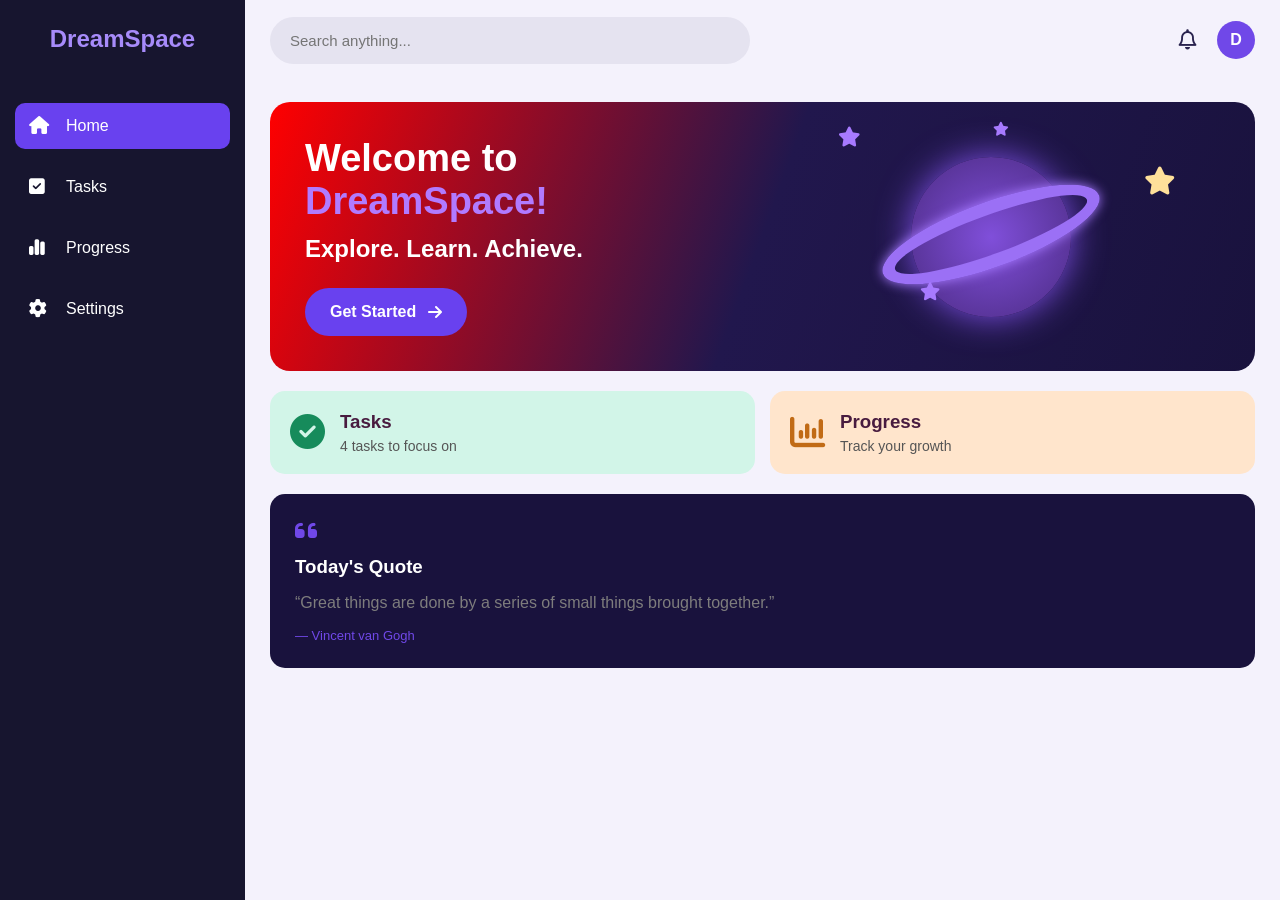
<file: index.html>
<!DOCTYPE html>
<html lang="en">

<head>
    <meta charset="UTF-8">
    <meta name="viewport" content="width=device-width, initial-scale=1.0">
    <title>DreamSpace</title>
    <link rel="stylesheet" href="https://cdnjs.cloudflare.com/ajax/libs/font-awesome/6.7.2/css/all.min.css">
    <link rel="stylesheet" href="css/project1.css">
</head>

<body>
    <div class="dashboard">

        <!-- Sidebar -->
        <aside class="sidebar">

            <h2>DreamSpace</h2>

            <nav>
                <a href="index.html" class="active">
                    <i class="fa-solid fa-house"></i>
                    <span>Home</span>
                </a>
                

                <a href="tasks.html">
                    <i class="fa-solid fa-square-check"></i>
                    <span>Tasks</span>
                </a>

                <a href="progress.html">
                    <i class="fa-solid fa-chart-simple"></i>
                    <span>Progress</span>
                </a>

                <a href="settings.html">
                    <i class="fa-solid fa-gear"></i>
                    <span>Settings</span>
                </a>
            </nav>

        </aside>

        <!-- Main Area -->
        <main class="main-content">

            <!-- Top Navigation -->
            <header class="topbar">
                <input type="search" placeholder="Search anything...">

                <div class="account">
                    <span><i class="fa-regular fa-bell notification"></i></span>
                    <span class="d">D</span>
                </div>
            </header>


            <!-- HOME CONTENT -->
            <section class="home-content">

                <!-- WELCOME BANNER -->
                <div class="welcome-banner">

                    <!-- WELCOME TEXT -->
                    <div class="welcome-text">

                        <h1>
                            Welcome to <span>DreamSpace!</span>
                        </h1>

                        <h2>Explore. Learn. Achieve.</h2>

                        <button>
                            Get Started
                            <i class="fa-solid fa-arrow-right"></i>
                        </button>

                    </div>

                    <!-- PLANET -->
                    <div class="planet-area">

                        <div class="planet">
                            <div class="planet-ring"></div>
                        </div>

                    </div>

                    <!-- STAR ICONS -->
                    <i class="fa-solid fa-star star star-one"></i>
                    <i class="fa-solid fa-star star star-two"></i>
                    <i class="fa-solid fa-star star star-three"></i>
                    <i class="fa-solid fa-star star star-four"></i>

                </div>


                <!-- SHORTCUT CARDS -->
                <div class="shortcut-cards">

                    <!-- TASKS CARD -->
                    <div class="shortcut-card tasks-card">

                        <i class="fa-solid fa-circle-check"></i>

                        <div>
                            <h3>Tasks</h3>
                            <p>Manage your work</p>
                        </div>

                    </div>


                    <!-- PROGRESS CARD -->
                    <div class="shortcut-card progress-card">

                        <i class="fa-solid fa-chart-column"></i>

                        <div>
                            <h3>Progress</h3>
                            <p>Track your growth</p>
                        </div>

                    </div>

                </div>

                <!-- TODAY'S QUOTE -->
                <div class="quote-card">

                    <i class="fa-solid fa-quote-left"></i>

                    <h3>Today's Quote</h3>

                    <p id="quote-main">
                        "Great things are done by a series
                        of small things brought together."
                    </p>

                    <span id="quote-author">— Vincent van Gogh</span>

                </div>
            </section>

        </main>

    </div>





    <script src="scripts/storage.js"></script>
    <script src="scripts/project1.js"></script>
</body>

</html>
</file>
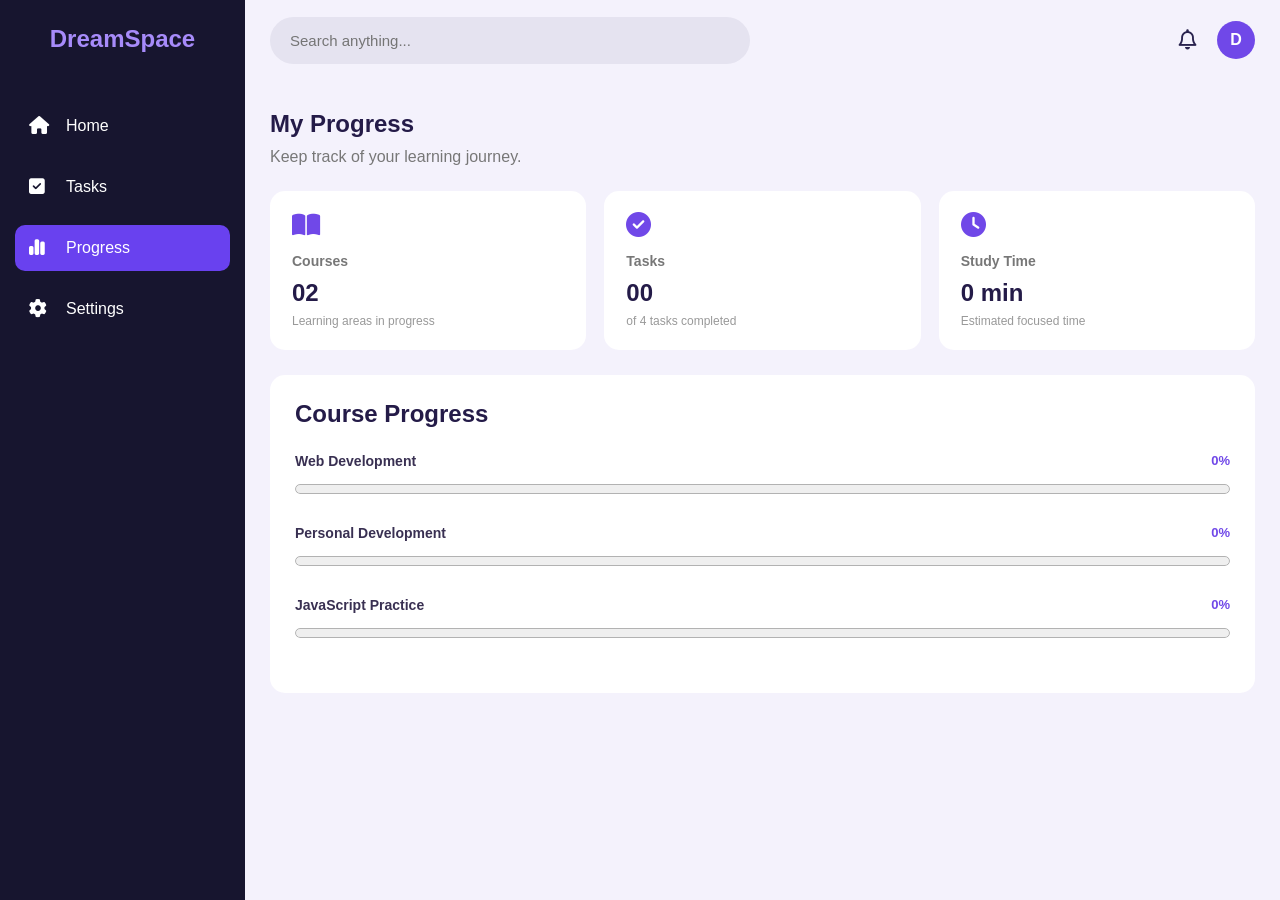
<file: progress.html>
<!DOCTYPE html>
<html lang="en">
<head>
    <meta charset="UTF-8">
    <meta name="viewport" content="width=device-width, initial-scale=1.0">
    <title>DreamSpace | Progress</title>

    <link rel="stylesheet" href="css/project1.css">

    <link rel="stylesheet"
    href="https://cdnjs.cloudflare.com/ajax/libs/font-awesome/6.7.2/css/all.min.css">
</head>

<body>

    <div class="dashboard">

        <!-- SIDEBAR -->
        <aside class="sidebar">

            <h2>DreamSpace</h2>

            <nav>
                <a href="index.html">
                    <i class="fa-solid fa-house"></i>
                    <span>Home</span>
                </a>

                <a href="tasks.html">
                    <i class="fa-solid fa-square-check"></i>
                    <span>Tasks</span>
                </a>

                <a href="progress.html" class="active">
                    <i class="fa-solid fa-chart-simple"></i>
                    <span>Progress</span>
                </a>

                <a href="settings.html">
                    <i class="fa-solid fa-gear"></i>
                    <span>Settings</span>
                </a>
            </nav>

        </aside>


        <!-- MAIN CONTENT -->
        <main class="main-content">

            <!-- TOPBAR -->
            <header class="topbar">

                <input type="search" placeholder="Search anything...">

                <div class="account">
                    <span><i class="fa-regular fa-bell notification"></i></span>
                    <span class="d">D</span>
                </div>

            </header>


            <!-- PROGRESS CONTENT -->
            <section class="progress-content">

                <h1>My Progress</h1>
                <p>Keep track of your learning journey.</p>


                <!-- STATISTICS -->
                <div class="stats-grid">

                    <div class="stat-card">
                        <i class="fa-solid fa-book-open"></i>
                        <h3>Courses</h3>
                        <h2>04</h2>
                        <p>Courses in progress</p>
                    </div>

                    <div class="stat-card">
                        <i class="fa-solid fa-circle-check"></i>
                        <h3>Tasks</h3>
                        <h2>18</h2>
                        <p>Tasks completed</p>
                    </div>

                    <div class="stat-card">
                        <i class="fa-solid fa-clock"></i>
                        <h3>Study Time</h3>
                        <h2>12 hrs</h2>
                        <p>Total learning time</p>
                    </div>

                </div>


                <!-- COURSE PROGRESS -->
                <div class="course-progress">

                    <h2>Course Progress</h2>


                    <div class="progress-item">

                        <div class="progress-info">
                            <h3>Web Development</h3>
                            <span>65%</span>
                        </div>

                        <progress value="65" max="100"></progress>

                    </div>


                    <div class="progress-item">

                        <div class="progress-info">
                            <h3>UI/UX Design</h3>
                            <span>40%</span>
                        </div>

                        <progress value="40" max="100"></progress>

                    </div>


                    <div class="progress-item">

                        <div class="progress-info">
                            <h3>JavaScript</h3>
                            <span>80%</span>
                        </div>

                        <progress value="80" max="100"></progress>

                    </div>

                </div>

            </section>

        </main>

    </div>

    <script src="scripts/storage.js"></script>
    <script src="scripts/progress.js"></script>
</body>
</html>
</file>
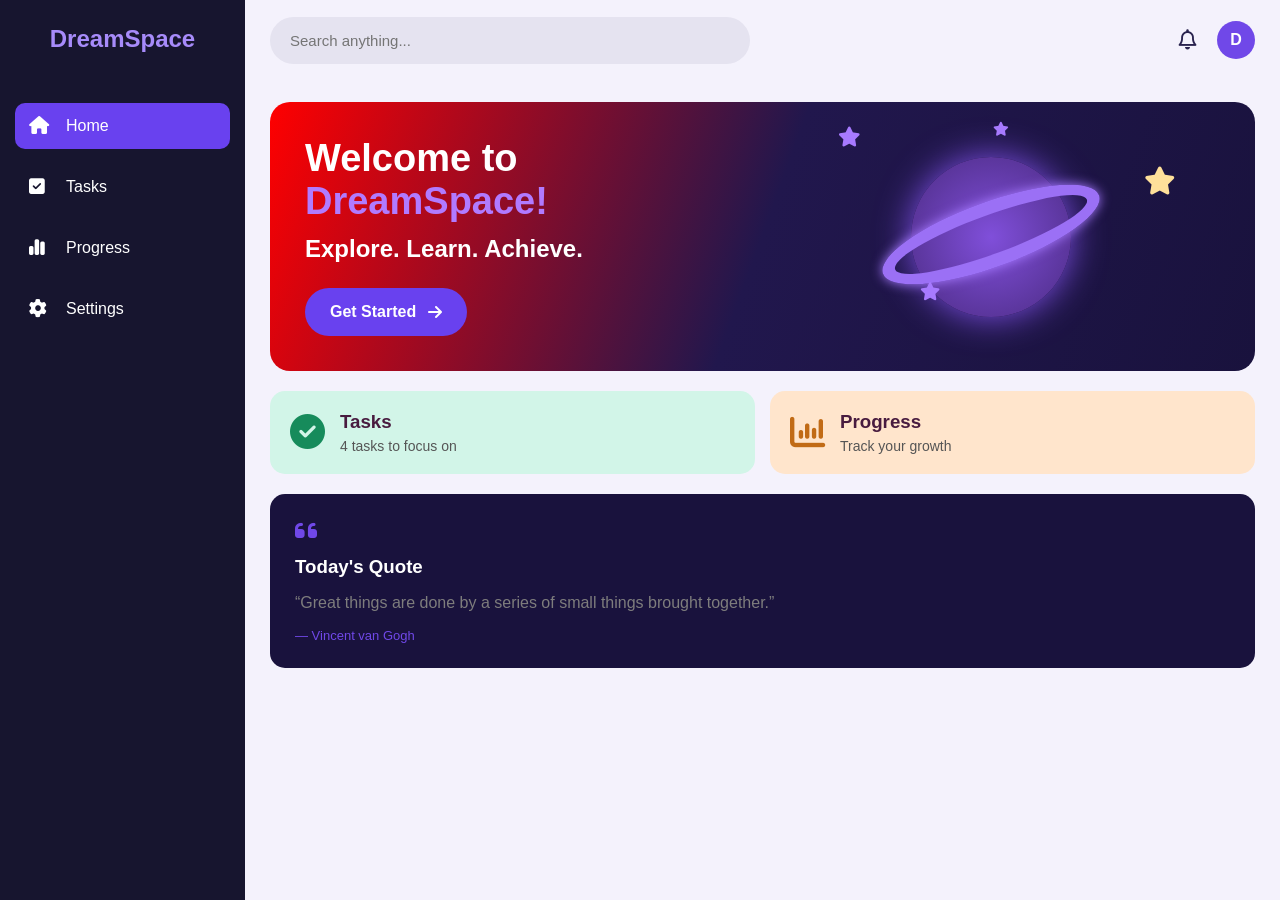
<file: project1.html>
<!DOCTYPE html>
<html lang="en">

<head>
    <meta charset="UTF-8">
    <meta name="viewport" content="width=device-width, initial-scale=1.0">
    <title>DreamSpace</title>
    <link rel="stylesheet" href="https://cdnjs.cloudflare.com/ajax/libs/font-awesome/6.7.2/css/all.min.css">
    <link rel="stylesheet" href="css/project1.css">
</head>

<body>
    <div class="dashboard">

        <!-- Sidebar -->
        <aside class="sidebar">

            <h2>DreamSpace</h2>

            <nav>
                <a href="project1.html" class="active">
                    <i class="fa-solid fa-house"></i>
                    <span>Home</span>
                </a>
                

                <a href="tasks.html">
                    <i class="fa-solid fa-square-check"></i>
                    <span>Tasks</span>
                </a>

                <a href="progress.html">
                    <i class="fa-solid fa-chart-simple"></i>
                    <span>Progress</span>
                </a>

                <a href="settings.html">
                    <i class="fa-solid fa-gear"></i>
                    <span>Settings</span>
                </a>
            </nav>

        </aside>

        <!-- Main Area -->
        <main class="main-content">

            <!-- Top Navigation -->
            <header class="topbar">
                <input type="search" placeholder="Search anything...">

                <div class="account">
                    <span><i class="fa-regular fa-bell notification"></i></span>
                    <span class="d">D</span>
                </div>
            </header>


            <!-- HOME CONTENT -->
            <section class="home-content">

                <!-- WELCOME BANNER -->
                <div class="welcome-banner">

                    <!-- WELCOME TEXT -->
                    <div class="welcome-text">

                        <h1>
                            Welcome to <span>DreamSpace!</span>
                        </h1>

                        <h2>Explore. Learn. Achieve.</h2>

                        <button>
                            Get Started
                            <i class="fa-solid fa-arrow-right"></i>
                        </button>

                    </div>

                    <!-- PLANET -->
                    <div class="planet-area">

                        <div class="planet">
                            <div class="planet-ring"></div>
                        </div>

                    </div>

                    <!-- STAR ICONS -->
                    <i class="fa-solid fa-star star star-one"></i>
                    <i class="fa-solid fa-star star star-two"></i>
                    <i class="fa-solid fa-star star star-three"></i>
                    <i class="fa-solid fa-star star star-four"></i>

                </div>


                <!-- SHORTCUT CARDS -->
                <div class="shortcut-cards">

                    <!-- TASKS CARD -->
                    <div class="shortcut-card tasks-card">

                        <i class="fa-solid fa-circle-check"></i>

                        <div>
                            <h3>Tasks</h3>
                            <p>Manage your work</p>
                        </div>

                    </div>


                    <!-- PROGRESS CARD -->
                    <div class="shortcut-card progress-card">

                        <i class="fa-solid fa-chart-column"></i>

                        <div>
                            <h3>Progress</h3>
                            <p>Track your growth</p>
                        </div>

                    </div>

                </div>

                <!-- TODAY'S QUOTE -->
                <div class="quote-card">

                    <i class="fa-solid fa-quote-left"></i>

                    <h3>Today's Quote</h3>

                    <p id="quote-main">
                        "Great things are done by a series
                        of small things brought together."
                    </p>

                    <span id="quote-author">— Vincent van Gogh</span>

                </div>
            </section>

        </main>

    </div>





    <script src="scripts/storage.js"></script>
    <script src="scripts/project1.js"></script>
</body>

</html>
</file>
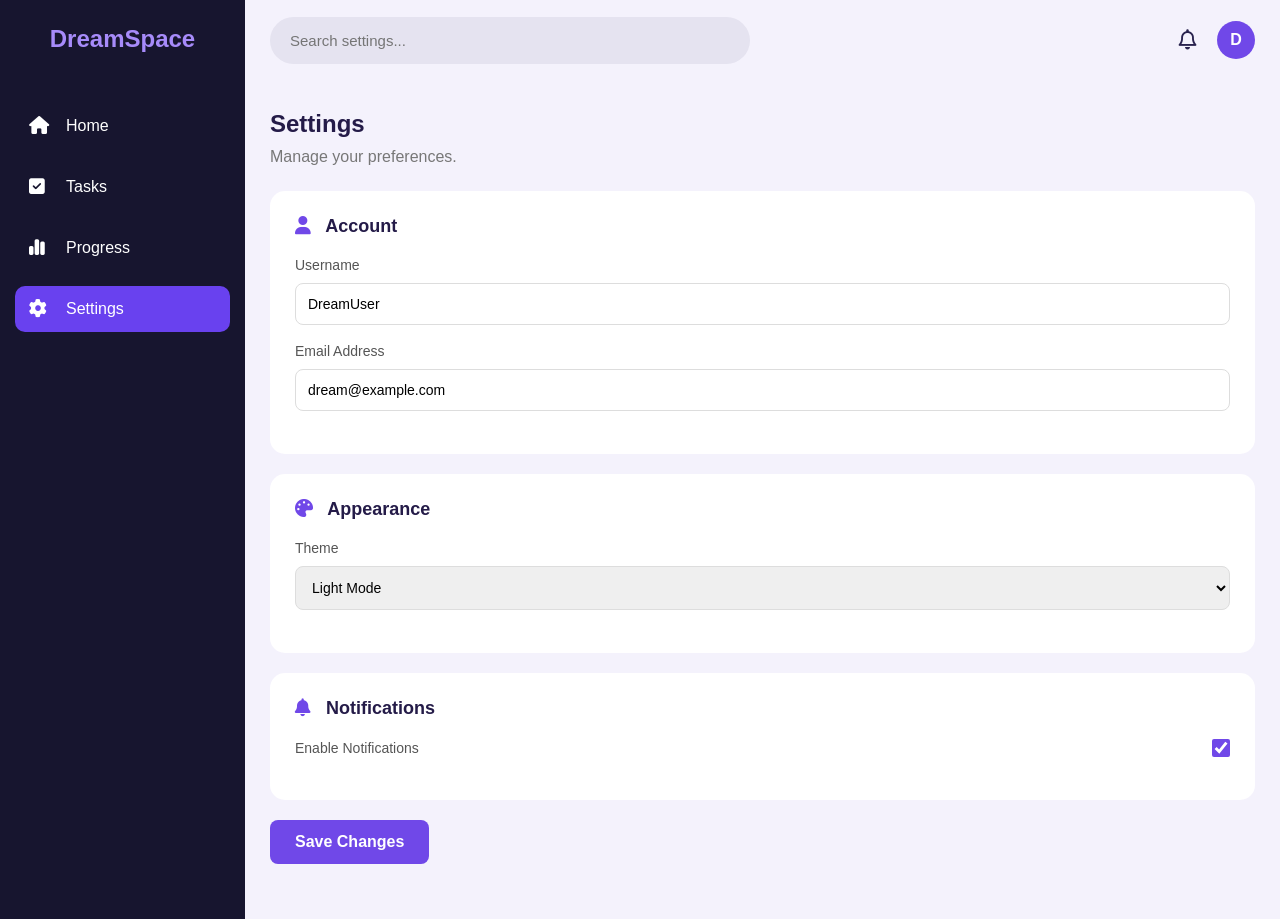
<file: settings.html>
<!DOCTYPE html>
<html lang="en">
<head>
    <meta charset="UTF-8">
    <meta name="viewport" content="width=device-width, initial-scale=1.0">

    <title>DreamSpace - Settings</title>

    <link rel="stylesheet" href="css/project1.css">

    <link rel="stylesheet"
    href="https://cdnjs.cloudflare.com/ajax/libs/font-awesome/6.7.2/css/all.min.css">
</head>

<body>

    <div class="dashboard">

        <!-- SIDEBAR -->
        <aside class="sidebar">

            <h2>DreamSpace</h2>

            <nav>
                <a href="index.html">
                    <i class="fa-solid fa-house"></i>
                    <span>Home</span>
                </a>

                <a href="tasks.html">
                    <i class="fa-solid fa-square-check"></i>
                    <span>Tasks</span>
                </a>

                <a href="progress.html">
                    <i class="fa-solid fa-chart-simple"></i>
                    <span>Progress</span>
                </a>

                <a href="settings.html" class="active">
                    <i class="fa-solid fa-gear"></i>
                    <span>Settings</span>
                </a>
            </nav>

        </aside>


        <!-- MAIN CONTENT -->
        <main class="main-content">

            <header class="topbar">

                <input type="search" placeholder="Search settings...">

                <div class="account">
                    <span><i class="fa-regular fa-bell notification"></i></span>
                    <span class="d">D</span>
                </div>

            </header>


            <!-- SETTINGS CONTENT -->
            <section class="settings-content">

                <h1>Settings</h1>

                <p>Manage your preferences.</p>


                <!-- ACCOUNT SETTINGS -->
                <div class="settings-card">

                    <h2>
                        <i class="fa-solid fa-user"></i>
                        Account
                    </h2>

                    <div class="setting-item">
                        <label>Username</label>
                        <input type="text" value="DreamUser">
                    </div>

                    <div class="setting-item">
                        <label>Email Address</label>
                        <input type="email" value="dream@example.com">
                    </div>

                </div>


                <!-- APPEARANCE SETTINGS -->
                <div class="settings-card">

                    <h2>
                        <i class="fa-solid fa-palette"></i>
                        Appearance
                    </h2>

                    <div class="setting-item">
                        <label>Theme</label>

                        <select>
                            <option>Light Mode</option>
                            <option>Dark Mode</option>
                        </select>
                    </div>

                </div>


                <!-- NOTIFICATION SETTINGS -->
                <div class="settings-card">

                    <h2>
                        <i class="fa-solid fa-bell"></i>
                        Notifications
                    </h2>

                    <div class="setting-item notification-setting">
                        <label>Enable Notifications</label>
                        <input type="checkbox" checked>
                    </div>

                </div>


                <button class="save-button">
                    Save Changes
                </button>

            </section>

        </main>

    </div>

    <script src="scripts/storage.js"></script>
    <script src="scripts/settings.js"></script>
</body>
</html>
</file>
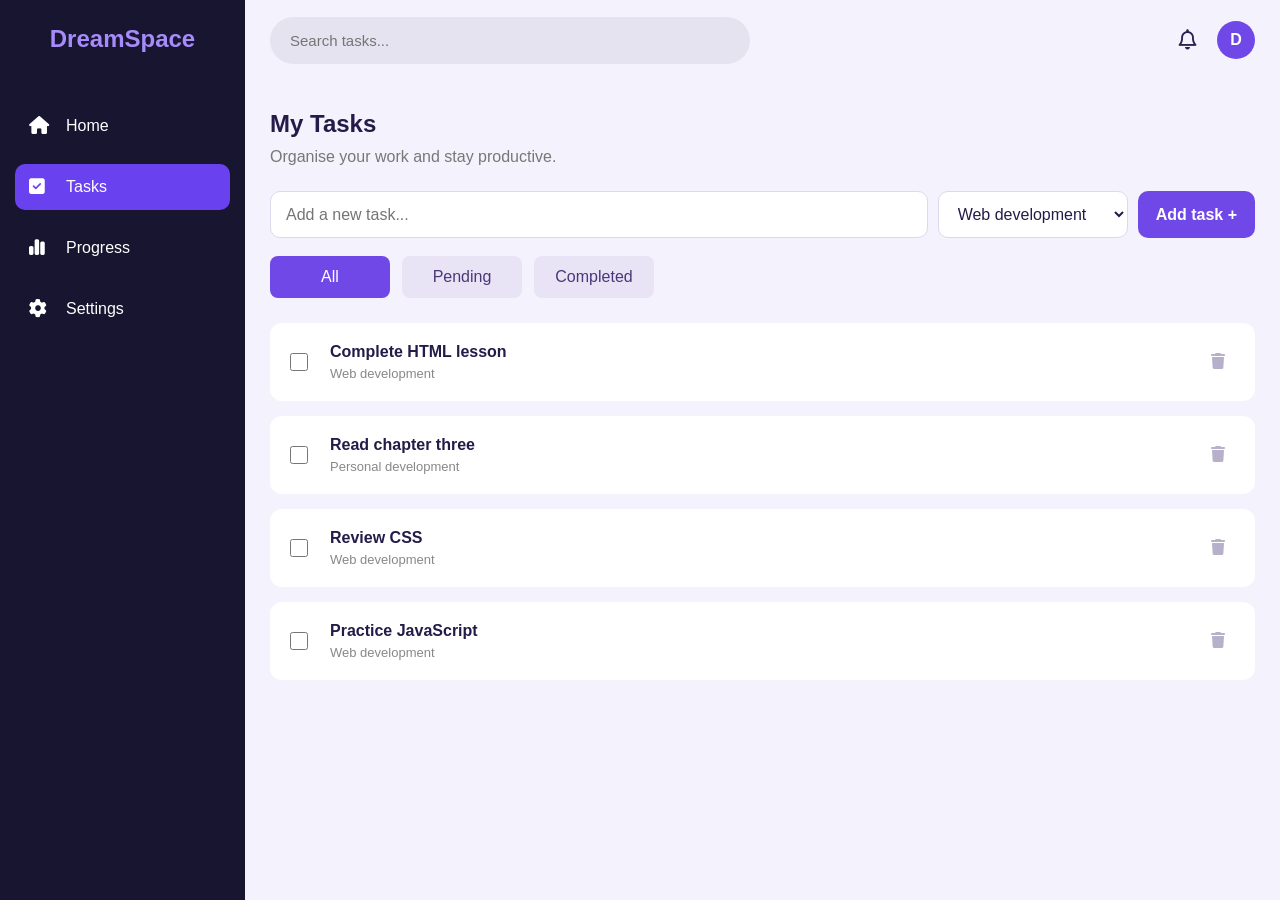
<file: tasks.html>
<!DOCTYPE html>
<html lang="en">
<head>
    <meta charset="UTF-8">
    <meta name="viewport" content="width=device-width, initial-scale=1.0">

    <title>DreamSpace - Tasks</title>

    <link rel="stylesheet" href="css/project1.css">

    <link rel="stylesheet"
    href="https://cdnjs.cloudflare.com/ajax/libs/font-awesome/6.7.2/css/all.min.css">
</head>

<body>

    <div class="dashboard">

        <!-- SIDEBAR -->
        <aside class="sidebar">

            <h2>DreamSpace</h2>

            <nav>
                <a href="index.html">
                    <i class="fa-solid fa-house"></i>
                    <span>Home</span>
                </a>

                <a href="tasks.html" class="active">
                    <i class="fa-solid fa-square-check"></i>
                    <span>Tasks</span>
                </a>

                <a href="progress.html">
                    <i class="fa-solid fa-chart-simple"></i>
                    <span>Progress</span>
                </a>

                <a href="settings.html">
                    <i class="fa-solid fa-gear"></i>
                    <span>Settings</span>
                </a>
            </nav>

        </aside>


        <!-- MAIN CONTENT -->
        <main class="main-content">

            <header class="topbar">

                <input type="search" placeholder="Search tasks...">

                <div class="account">
                    <span><i class="fa-regular fa-bell notification"></i></span>
                    <span class="d">D</span>
                </div>

            </header>


            <!-- TASKS PAGE -->
            <section class="tasks-content">

                <h1>My Tasks</h1>
                <p>Organise your work and stay productive.</p>

                <form class="task-create" id="task-form">
                    <label class="sr-only" for="task-title">New task</label>
                    <input id="task-title" type="text" placeholder="Add a new task..." maxlength="80" required>

                    <label class="sr-only" for="task-category">Task category</label>
                    <select id="task-category">
                        <option>Web development</option>
                        <option>Personal development</option>
                        <option>Design</option>
                    </select>

                    <button type="submit">Add task <span aria-hidden="true">+</span></button>
                </form>

                <!-- TASK FILTERS -->
                <div class="task-filters">

           
                </div>


                <!-- TASK LIST -->
                <div class="task-list">

              

                </div>

            </section>

        </main>

    </div>

    <script src="scripts/storage.js"></script>
    <script src="scripts/tasks.js"></script>
</body>
</html>
</file>
<file: css/project1.css>
/* GENERAL RESET */
* {
    margin: 0;
    padding: 0;
    box-sizing: border-box;
}

body {
    font-family: Arial, sans-serif;
    background-color: #f4f2fc;
    color: #241b48;
    transition: background-color 180ms ease, color 180ms ease;
}

button,
input,
select {
    font: inherit;
}

button:focus-visible,
input:focus-visible,
select:focus-visible,
a:focus-visible {
    outline: 3px solid #f3b562;
    outline-offset: 3px;
}


/* MAIN DASHBOARD */
.dashboard {
    display: grid;
    grid-template-columns: 245px 1fr;
    min-height: 100vh;
}


/* SIDEBAR */
.sidebar {
    background-color: #17152f;
    color: white;
    padding: 25px 15px;
}

.sidebar h2 {
    color: #a78bfa;
    text-align: center;
    margin-bottom: 50px;
}


/* SIDEBAR NAV */
nav {
    display: grid;
    gap: 15px;
}

nav a {
    display: grid;
    grid-template-columns: 25px 1fr;
    align-items: center;
    gap: 12px;
    color: white;
    text-decoration: none;
    padding: 14px;
    border-radius: 10px;
}

nav a i {
    font-size: 18px;
}

nav a:hover,
nav a.active {
    background-color: #6941ef;
}


/* MAIN CONTENT AREA */
.main-content {
    display: grid;
    grid-template-rows: 80px 1fr;
    padding: 0 25px 25px;
}


/* TOP BAR */
.topbar {
    display: grid;
    grid-template-columns: minmax(0, 1fr) auto;
    align-items: center;
    gap: 20px;
}

.topbar input {
    width: 100%;
    max-width: 480px;
    padding: 15px 20px;
    border: none;
    border-radius: 30px;
    background-color: #e5e3f0;
    font-size: 15px;
    outline: none;
}


/* ACCOUNT AREA */
.account {
    display: grid;
    grid-template-columns: auto auto;
    align-items: center;
    gap: 20px;
}

.notification {
    font-size: 20px;
    color: #29234e;
    cursor: pointer;
}

.d {
    width: 38px;
    height: 38px;
    background-color: #7048e8;
    color: white;
    border-radius: 50%;

    display: grid;
    place-items: center;

    font-size: 16px;
    font-weight: bold;
}


/* HOME CONTENT */
.home-content {
    background-color: white;
    border-radius: 18px;
    padding: 22px 0;
    background: transparent;
}

.home-content h1 {
    color: white;
    margin-bottom: 12px;
    /* background-color: red; */
}

/* WELCOME BANNER */
.welcome-banner {
    display: grid;
    grid-template-columns: 1fr 1fr;
    align-items: center;

    position: relative;
    min-height: 245px;
    padding: 35px;

    background: linear-gradient(110deg,
            red,
            #21174d,
            #19123d);
    /* deg is the rotation of the color and linear blends the color*/

    border-radius: 20px;
    overflow: hidden;
    color: white;
}


.welcome-text h1 {
    font-size: 38px;
    /* background-color: red; */
}

.welcome-text h1 span {
    color: #b17aff;
}

.welcome-text h2 {
    font-size: 24px;
    margin-bottom: 25px;
    color: white;
}


/* GET STARTED BUTTON */
.welcome-text button {
    display: grid;
    grid-template-columns: auto auto;
    align-items: center;
    gap: 12px;
    padding: 15px 25px;
    background-color: #6941ef;
    color: white;
    border: none;
    border-radius: 30px;
    font-size: 16px;
    font-weight: bold;
    cursor: pointer;
}

.welcome-text button:hover {
    background: #9565ff;
}


/* PLANET AREA */
.planet-area {
    display: grid;
    place-items: center;
    /* background-color: red; */
}

.planet {
    width: 160px;
    height: 160px;

    border-radius: 50%;
    position: relative;

    background: radial-gradient(circle,
            #804fda,
            #4b2b82);
    /* transition the colors */

    box-shadow: 0 0 35px #8051e8;
    /* background-color: red; */
}


/* PLANET RING */
.planet-ring {
    position: absolute;

    width: 230px;
    height: 65px;

    border: 13px solid #9b70f5;
    border-radius: 50%;

    top: 45px;
    left: -35px;

    transform: rotate(-20deg);

    box-shadow: 0 0 12px #a77aff;
}


/* STAR ICONS */
.star {
    position: absolute;
    /* z-index: 1; */
    /* background-color: blue; */
    color: #a77aff;
}

.star-one {
    top: 25px;
    right: 40%;
    font-size: 20px;
}

.star-two {
    top: 65px;
    right: 8%;
    font-size: 28px;
    color: #ffe09a;
}

.star-three {
    top: 20px;
    right: 25%;
    font-size: 14px;
}

.star-four {
    bottom: 70px;
    right: 32%;
    font-size: 18px;
}



/* SHORTCUT CARDS */
.shortcut-cards {
    display: grid;
    grid-template-columns: repeat(2, 1fr);
    gap: 15px;
    margin-top: 20px;
}

/* INDIVIDUAL CARDS */
.shortcut-card {
    display: grid;
    grid-template-columns: auto 1fr;
    align-items: center;
    gap: 15px;

    padding: 20px;
    border-radius: 15px;
    cursor: pointer;
    transition: transform 180ms ease, box-shadow 180ms ease;
}

.shortcut-card:hover {
    transform: translateY(-3px);
    box-shadow: 0 12px 24px rgba(31, 20, 80, 0.1);
}

/* CARD ICONS */
.shortcut-card i {
    font-size: 35px;
}

/* CARD TEXT */
.shortcut-card h3 {
    margin-bottom: 5px;
    color: #481b3f;
}

.shortcut-card p {
    color: #555;
    font-size: 14px;
}

/* CARD COLORS */
.tasks-card {
    background-color: #d2f5e8;
    color: #168b5b;
}

.progress-card {
    background-color: #ffe5cc;
    color: #c16b16;
}


/* QUOTE CARD */
.quote-card {
    display: grid;
    gap: 12px;

    margin-top: 20px;
    padding: 25px;

    background-color: #19123d;
    border-radius: 15px;
}

.quote-card i {
    color: #7048e8;
    font-size: 25px;
}

.quote-card h3 {
    color: white;
}

.quote-card p {
    color: #7e7d7d;
    line-height: 1.6;
}

.quote-card span {
    color: #7048e8;
    font-size: 13px;
}




/* TASKS PAGE */
.tasks-content {
    padding: 30px 0;
}

.tasks-content h1 {
    color: #241b48;
    margin-bottom: 10px;
}

.tasks-content>p {
    color: #777;
    margin-bottom: 25px;
}

/* TASK FILTERS */
.task-filters {
    display: grid;
    grid-template-columns: repeat(3, 120px);
    gap: 12px;
    margin-bottom: 25px;
}

.task-create {
    display: grid;
    grid-template-columns: minmax(0, 1fr) 190px auto;
    gap: 10px;
    margin: 24px 0 18px;
}

.task-create input,
.task-create select {
    min-width: 0;
    padding: 13px 15px;
    border: 1px solid #ddd8ed;
    border-radius: 10px;
    background: white;
    color: #241b48;
}

.task-create button {
    padding: 13px 18px;
    border: none;
    border-radius: 10px;
    background: #7048e8;
    color: white;
    font-weight: bold;
    cursor: pointer;
}

.task-create button:hover,
.save-button:hover {
    background: #5934c5;
}

.task-filters button {
    padding: 12px;
    border: none;
    border-radius: 8px;
    background: #e9e4f5;
    color: #49377a;
    cursor: pointer;
}

.task-filters button.selected {
    background: #7048e8;
    color: white;
}

/* TASK LIST */
.task-list {
    display: grid;
    gap: 15px;
}

.task-item {
    display: grid;
    grid-template-columns: 25px 1fr auto;
    align-items: center;
    gap: 15px;
    padding: 20px;
    background: white;
    border-radius: 12px;
}

.task-item input {
    width: 18px;
    height: 18px;
    accent-color: #7048e8;
    cursor: pointer;
}

.task-item h3 {
    color: #241b48;
    font-size: 16px;
    margin-bottom: 5px;
}

.task-item p {
    color: #888;
    font-size: 13px;
}

.task-item.completed h3 {
    color: #9b97aa;
    text-decoration: line-through;
}

.task-delete {
    width: 34px;
    height: 34px;
    border: none;
    border-radius: 8px;
    background: transparent;
    color: #b6b0ca;
    cursor: pointer;
}

.task-delete:hover {
    background: #f9e5eb;
    color: #bb3e67;
}

.empty-state {
    display: grid;
    gap: 6px;
    padding: 35px 20px;
    border: 1px dashed #c9c1e1;
    border-radius: 12px;
    color: #77718d;
    text-align: center;
}

.empty-state strong {
    color: #393052;
}

.sr-only {
    position: absolute;
    width: 1px;
    height: 1px;
    padding: 0;
    margin: -1px;
    overflow: hidden;
    clip: rect(0, 0, 0, 0);
    white-space: nowrap;
    border: 0;
}





/* PROGRESS PAGE */

.progress-content {
    padding: 30px 0;
}

.progress-content>h1 {
    color: #241b48;
    margin-bottom: 10px;
}

.progress-content>p {
    color: #777;
    margin-bottom: 25px;
}


/* STATISTICS CARDS */

.stats-grid {
    display: grid;
    grid-template-columns: repeat(3, 1fr);
    gap: 18px;
}

.stat-card {
    background: white;
    padding: 22px;
    border-radius: 15px;
}

.stat-card i {
    color: #7048e8;
    font-size: 25px;
    margin-bottom: 15px;
}

.stat-card h3 {
    color: #777;
    font-size: 14px;
    margin-bottom: 10px;
}

.stat-card h2 {
    color: #241b48;
    margin-bottom: 7px;
}

.stat-card p {
    color: #999;
    font-size: 12px;
}


/* COURSE PROGRESS */

.course-progress {
    background: white;
    padding: 25px;
    border-radius: 15px;
    margin-top: 25px;
}

.course-progress>h2 {
    color: #241b48;
    margin-bottom: 25px;
}

.progress-item {
    margin-bottom: 25px;
}

.progress-info {
    display: grid;
    grid-template-columns: 1fr auto;
    margin-bottom: 10px;
}

.progress-info h3 {
    font-size: 14px;
    color: #393052;
}

.progress-info span {
    color: #7048e8;
    font-weight: bold;
    font-size: 13px;
}


/* HTML PROGRESS TAG */

.progress-item progress {
    width: 100%;
    height: 20px;
    accent-color: #7048e8;
}







/* SETTINGS PAGE */
.settings-content {
    padding: 30px 0;
}

.settings-content>h1 {
    color: #241b48;
    margin-bottom: 10px;
}

.settings-content>p {
    color: #777;
    margin-bottom: 25px;
}


/* SETTINGS CARDS */
.settings-card {
    background: white;
    padding: 25px;
    border-radius: 15px;
    margin-bottom: 20px;
}

.settings-card h2 {
    color: #241b48;
    font-size: 18px;
    margin-bottom: 20px;
}

.settings-card h2 i {
    color: #7048e8;
    margin-right: 10px;
}


/* SETTING ITEMS */
.setting-item {
    display: grid;
    gap: 10px;
    margin-bottom: 18px;
}

.setting-item label {
    color: #555;
    font-size: 14px;
}

.setting-item input,
.setting-item select {
    width: 100%;
    padding: 12px;
    border: 1px solid #ddd;
    border-radius: 8px;
    font-size: 14px;
}


/* NOTIFICATION SETTING */
.notification-setting {
    grid-template-columns: 1fr auto;
    align-items: center;
}

.notification-setting input {
    width: 18px;
    height: 18px;
    accent-color: #7048e8;
}


/* SAVE BUTTON */
.save-button {
    padding: 13px 25px;
    background: #7048e8;
    color: white;
    border: none;
    border-radius: 8px;
    cursor: pointer;
    font-weight: bold;
}

.save-button:hover {
    background: #5934c5;
}

body.dark-mode {
    background: #100d25;
    color: #f8f6ff;
}

body.dark-mode .topbar input,
body.dark-mode .task-create input,
body.dark-mode .task-create select,
body.dark-mode .task-item,
body.dark-mode .stat-card,
body.dark-mode .course-progress,
body.dark-mode .settings-card {
    background: #211b42;
    color: #f8f6ff;
    border-color: #39305e;
}

body.dark-mode .tasks-content h1,
body.dark-mode .progress-content>h1,
body.dark-mode .settings-content>h1,
body.dark-mode .task-item h3,
body.dark-mode .stat-card h2,
body.dark-mode .course-progress>h2,
body.dark-mode .settings-card h2,
body.dark-mode .progress-info h3,
body.dark-mode .empty-state strong {
    color: #f8f6ff;
}

body.dark-mode .task-filters button {
    background: #2d2554;
    color: #d8ceff;
}

body.dark-mode .task-filters button.selected {
    background: #7048e8;
    color: white;
}

body.dark-mode .empty-state {
    border-color: #514779;
}




@media (max-width: 800px) {
    .dashboard {
        display: block;
    }

    .sidebar {
        padding: 15px;
    }

    .sidebar h2 {
        margin-bottom: 15px;
    }

    nav {
        grid-template-columns: repeat(4, 1fr);
        gap: 6px;
    }

    nav a {
        grid-template-columns: 1fr;
        justify-items: center;
        gap: 5px;
        padding: 10px 5px;
        font-size: 12px;
    }

    .main-content {
        padding: 0 16px 20px;
    }

    .welcome-banner {
        grid-template-columns: 1fr;
        min-height: 390px;
    }

    .planet-area {
        position: absolute;
        right: 45px;
        bottom: 25px;
        transform: scale(.7);
    }

    .shortcut-cards,
    .stats-grid {
        grid-template-columns: 1fr;
    }

    .task-create {
        grid-template-columns: 1fr 1fr;
    }

    .task-create input {
        grid-column: 1 / -1;
    }

    .task-create button {
        grid-column: 1 / -1;
    }
}

@media (max-width: 480px) {
    .topbar {
        gap: 10px;
    }

    .account {
        gap: 10px;
    }

    .welcome-banner {
        padding: 25px;
    }

    .welcome-text h1 {
        font-size: 30px;
    }

    .task-filters {
        grid-template-columns: repeat(3, 1fr);
    }
}

@media (prefers-reduced-motion: reduce) {
    *,
    *::before,
    *::after {
        scroll-behavior: auto !important;
        transition-duration: 0.01ms !important;
        animation-duration: 0.01ms !important;
    }
}
</file>
